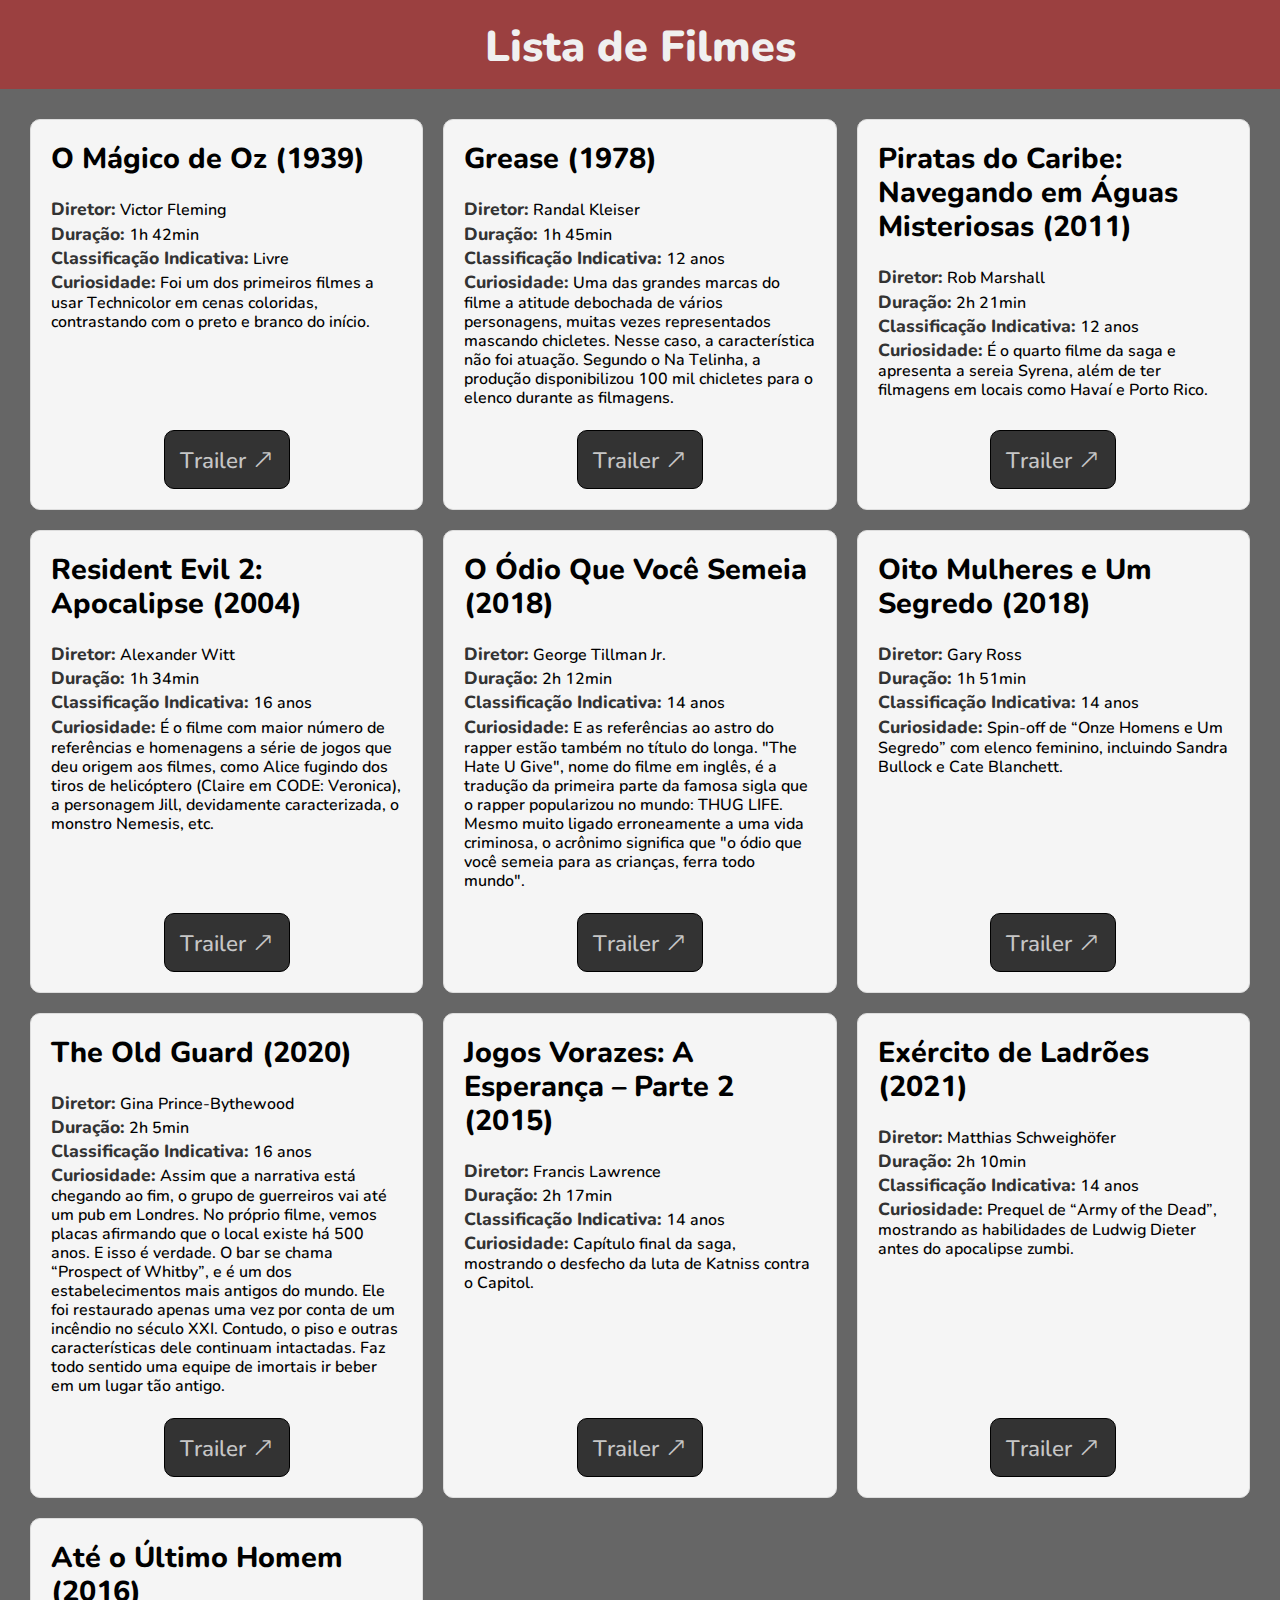
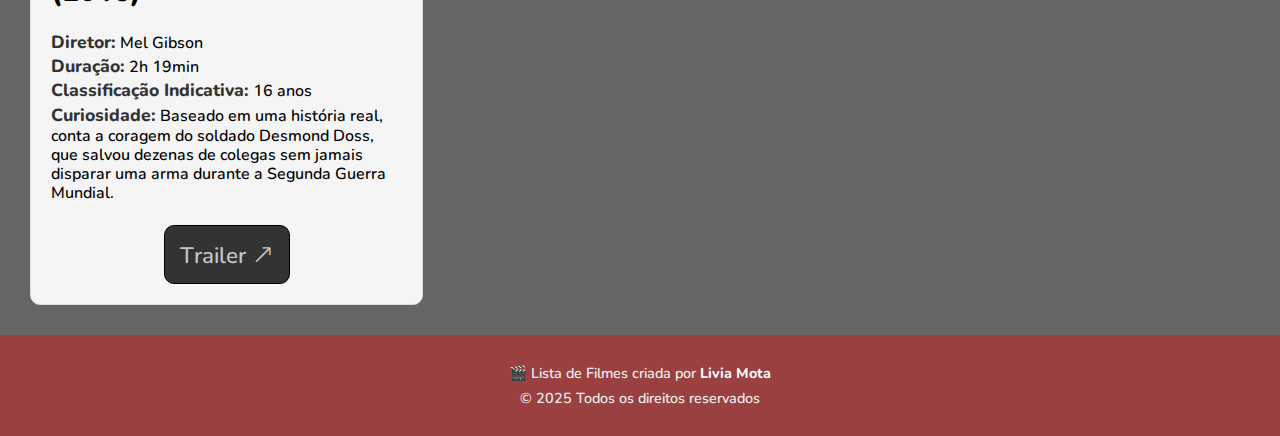
<file: Exercicio 1/movies.html>
<!DOCTYPE html>
<html lang="pt-br">
  <head>
    <meta charset="UTF-8">
    <meta name="viewport" content="width=device-width, initial-scale=1.0">
    <link rel="stylesheet" href="./style/style.css">
    <title>Lista de Filmes</title>
  </head>
  <body>
    <!-- Crie uma página HTML com uma lista de filmes que você mais gosta, liste ao menos 10 filmes (Título, Diretor, duração, classificação indicativa e uma curiosidade) -->
    <header>
      <h1>Lista de Filmes</h1>
    </header>
    <main>
      <section class="movies-container">
        <article class="movie-card">
          <h2 class="title">O Mágico de Oz (1939)</h2>
          <div>
            <p><strong>Diretor:</strong> Victor Fleming</p>
            <p><strong>Duração:</strong> 1h 42min</p>
            <p><strong>Classificação Indicativa:</strong> Livre</p>
            <p><strong>Curiosidade:</strong> Foi um dos primeiros filmes a usar Technicolor em cenas coloridas, contrastando com o preto e branco do início.</p>
          </div>

          <a href="https://youtu.be/njdreZRjvpc?si=M-zX8wSOLi_nD4k7" target="_blank">Trailer ↗</a>
        </article>
        
        <article class="movie-card">
          <h2 class="title">Grease (1978)</h2>
          <div>
            <p><strong>Diretor:</strong> Randal Kleiser</p>
            <p><strong>Duração:</strong> 1h 45min</p>
            <p><strong>Classificação Indicativa:</strong> 12 anos</p>
            <p><strong>Curiosidade:</strong> Uma das grandes marcas do filme a atitude debochada de vários personagens, muitas vezes representados mascando chicletes. Nesse caso, a característica não foi atuação. Segundo o Na Telinha, a produção disponibilizou 100 mil chicletes para o elenco durante as filmagens.</p>
          </div>

          <a href="https://www.youtube.com/watch?v=qDKo8DNpwOw" target="_blank">Trailer ↗</a>
        </article>
        
        <article class="movie-card">
          <h2 class="title">Piratas do Caribe: Navegando em Águas Misteriosas (2011)</h2>
          <div>
            <p><strong>Diretor:</strong> Rob Marshall</p>
            <p><strong>Duração:</strong> 2h 21min</p>
            <p><strong>Classificação Indicativa:</strong> 12 anos</p>
            <p><strong>Curiosidade:</strong> É o quarto filme da saga e apresenta a sereia Syrena, além de ter filmagens em locais como Havaí e Porto Rico.</p>
          </div>

          <a href="https://www.youtube.com/watch?v=4aurNy7aBeI" target="_blank">Trailer ↗</a>
        </article>
        
        <article class="movie-card">
          <h2 class="title">Resident Evil 2: Apocalipse (2004)</h2>
          <div>
            <p><strong>Diretor:</strong> Alexander Witt</p>
            <p><strong>Duração:</strong> 1h 34min</p>
            <p><strong>Classificação Indicativa:</strong> 16 anos</p>
            <p><strong>Curiosidade:</strong> É o filme com maior número de referências e homenagens a série de jogos que deu origem aos filmes, como Alice fugindo dos tiros de helicóptero (Claire em CODE: Veronica), a personagem Jill, devidamente caracterizada, o monstro Nemesis, etc.</p>
          </div>

          <a href="https://www.youtube.com/watch?v=nzF3yoF7N_E" target="_blank">Trailer ↗</a>
        </article>
        
        <article class="movie-card">
          <h2 class="title">O Ódio Que Você Semeia (2018)</h2>
          <div>
            <p><strong>Diretor:</strong> George Tillman Jr.</p>
            <p><strong>Duração:</strong> 2h 12min</p>
            <p><strong>Classificação Indicativa:</strong> 14 anos</p>
            <p><strong>Curiosidade:</strong> E as referências ao astro do rapper estão também no título do longa. "The Hate U Give", nome do filme em inglês, é a tradução da primeira parte da famosa sigla que o rapper popularizou no mundo: THUG LIFE. Mesmo muito ligado erroneamente a uma vida criminosa, o acrônimo significa que "o ódio que você semeia para as crianças, ferra todo mundo".</p>
          </div>

          <a href="https://www.youtube.com/watch?v=pI1hzqliZgQ" target="_blank">Trailer ↗</a>
        </article>
        
        <article class="movie-card">
          <h2 class="title">Oito Mulheres e Um Segredo (2018)</h2>
          <div>
            <p><strong>Diretor:</strong> Gary Ross</p>
            <p><strong>Duração:</strong> 1h 51min</p>
            <p><strong>Classificação Indicativa:</strong> 14 anos</p>
            <p><strong>Curiosidade:</strong> Spin-off de “Onze Homens e Um Segredo” com elenco feminino, incluindo Sandra Bullock e Cate Blanchett.</p>
          </div>

          <a href="https://www.youtube.com/watch?v=MFWF9dU5Zc0" target="_blank">Trailer ↗</a>
        </article>
        
        <article class="movie-card">
          <h2 class="title">The Old Guard (2020)</h2>
          <div>
            <p><strong>Diretor:</strong> Gina Prince-Bythewood</p>
            <p><strong>Duração:</strong> 2h 5min</p>
            <p><strong>Classificação Indicativa:</strong> 16 anos</p>
            <p><strong>Curiosidade:</strong> Assim que a narrativa está chegando ao fim, o grupo de guerreiros vai até um pub em Londres. No próprio filme, vemos placas afirmando que o local existe há 500 anos. E isso é verdade. O bar se chama “Prospect of Whitby”, e é um dos estabelecimentos mais antigos do mundo.
            Ele foi restaurado apenas uma vez por conta de um incêndio no século XXI. Contudo, o piso e outras características dele continuam intactadas. Faz todo sentido uma equipe de imortais ir beber em um lugar tão antigo.</p>
          </div>

          <a href="https://www.youtube.com/watch?v=Vm11TQppG8s" target="_blank">Trailer ↗</a>
        </article>
        
        <article class="movie-card">
          <h2 class="title">Jogos Vorazes: A Esperança – Parte 2 (2015)</h2>
          <div>
            <p><strong>Diretor:</strong> Francis Lawrence</p>
            <p><strong>Duração:</strong> 2h 17min</p>
            <p><strong>Classificação Indicativa:</strong> 14 anos</p>
            <p><strong>Curiosidade:</strong> Capítulo final da saga, mostrando o desfecho da luta de Katniss contra o Capitol.</p>
          </div>

          <a href="https://www.youtube.com/watch?v=vaPZvcqWsyc" target="_blank">Trailer ↗</a>
        </article>
        
        <article class="movie-card">
          <h2 class="title">Exército de Ladrões (2021)</h2>
          <div>
            <p><strong>Diretor:</strong> Matthias Schweighöfer</p>
            <p><strong>Duração:</strong> 2h 10min</p>
            <p><strong>Classificação Indicativa:</strong> 14 anos</p>
            <p><strong>Curiosidade:</strong> Prequel de “Army of the Dead”, mostrando as habilidades de Ludwig Dieter antes do apocalipse zumbi.</p>
          </div>

          <a href="https://www.youtube.com/watch?v=6h2lXz6V6uE" target="_blank">Trailer ↗</a>
        </article>
        
        <article class="movie-card">
          <h2 class="title">Até o Último Homem (2016)</h2>
          <div> 
            <p><strong>Diretor:</strong> Mel Gibson</p>
            <p><strong>Duração:</strong> 2h 19min</p>
            <p><strong>Classificação Indicativa:</strong> 16 anos</p>
            <p><strong>Curiosidade:</strong> Baseado em uma história real, conta a coragem do soldado Desmond Doss, que salvou dezenas de colegas sem jamais disparar uma arma durante a Segunda Guerra Mundial.</p>
          </div>

          <a href="https://www.youtube.com/watch?v=4Zq2z5q8Z6s" target="_blank">Trailer ↗</a>
        </article>
      </section>
    </main>
    <footer>
      <p>🎬 Lista de Filmes criada por <strong>Livia Mota</strong></p>
      <p>&copy; 2025 Todos os direitos reservados</p>
    </footer>
  </body>
</html>
</file>
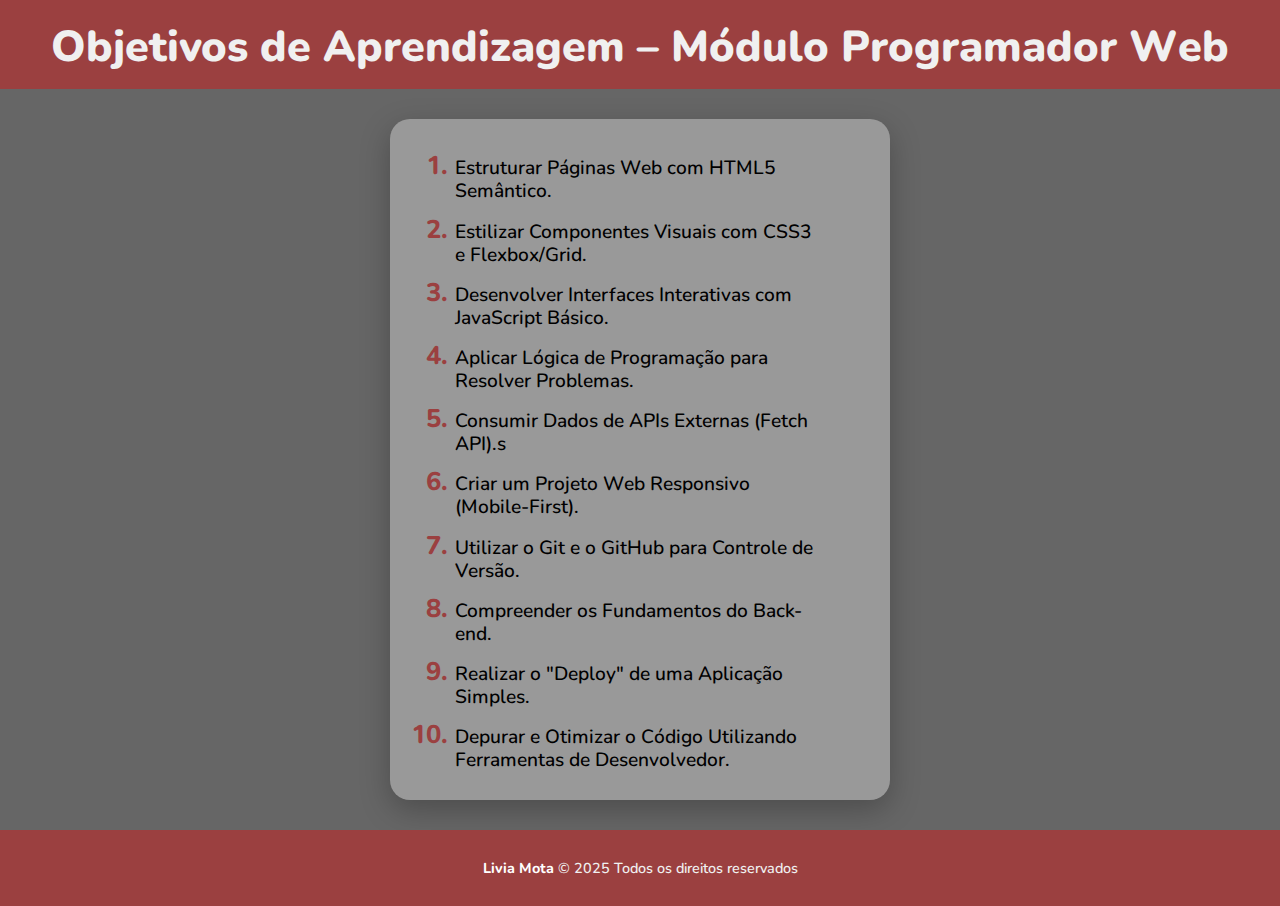
<file: Exercicio 2/objetivos.html>
<!DOCTYPE html>
<html lang="pt-br">
  <head>
    <meta charset="UTF-8">
    <meta name="viewport" content="width=device-width, initial-scale=1.0">
    <link rel="stylesheet" href="./style/style.css">
    <title>10 Objetivos de Aprendizado</title>
  </head>
  <body>
    <!-- Crie uma página HTML com 10 objetivos de aprendizado neste módulo. -->
    <header>
      <h1>Objetivos de Aprendizagem – Módulo Programador Web</h1>
    </header>
    <main>
        <div class="list-container">
          <ol>
            <li>Estruturar Páginas Web com HTML5 Semântico.</li>
            <li>Estilizar Componentes Visuais com CSS3 e Flexbox/Grid.</li>
            <li>Desenvolver Interfaces Interativas com JavaScript Básico.</li>
            <li>Aplicar Lógica de Programação para Resolver Problemas.</li>
            <li>Consumir Dados de APIs Externas (Fetch API).s</li>
            <li>Criar um Projeto Web Responsivo (Mobile-First).</li>
            <li>Utilizar o Git e o GitHub para Controle de Versão.</li>
            <li>Compreender os Fundamentos do Back-end.</li>
            <li>Realizar o "Deploy" de uma Aplicação Simples.</li>
            <li>Depurar e Otimizar o Código Utilizando Ferramentas de Desenvolvedor.</li>
          </ol>
        </div>
    </main>
    <footer>
      <p><strong>Livia Mota</strong> &copy; 2025 Todos os direitos reservados</p>
    </footer>
  </body>
</html>
</file>
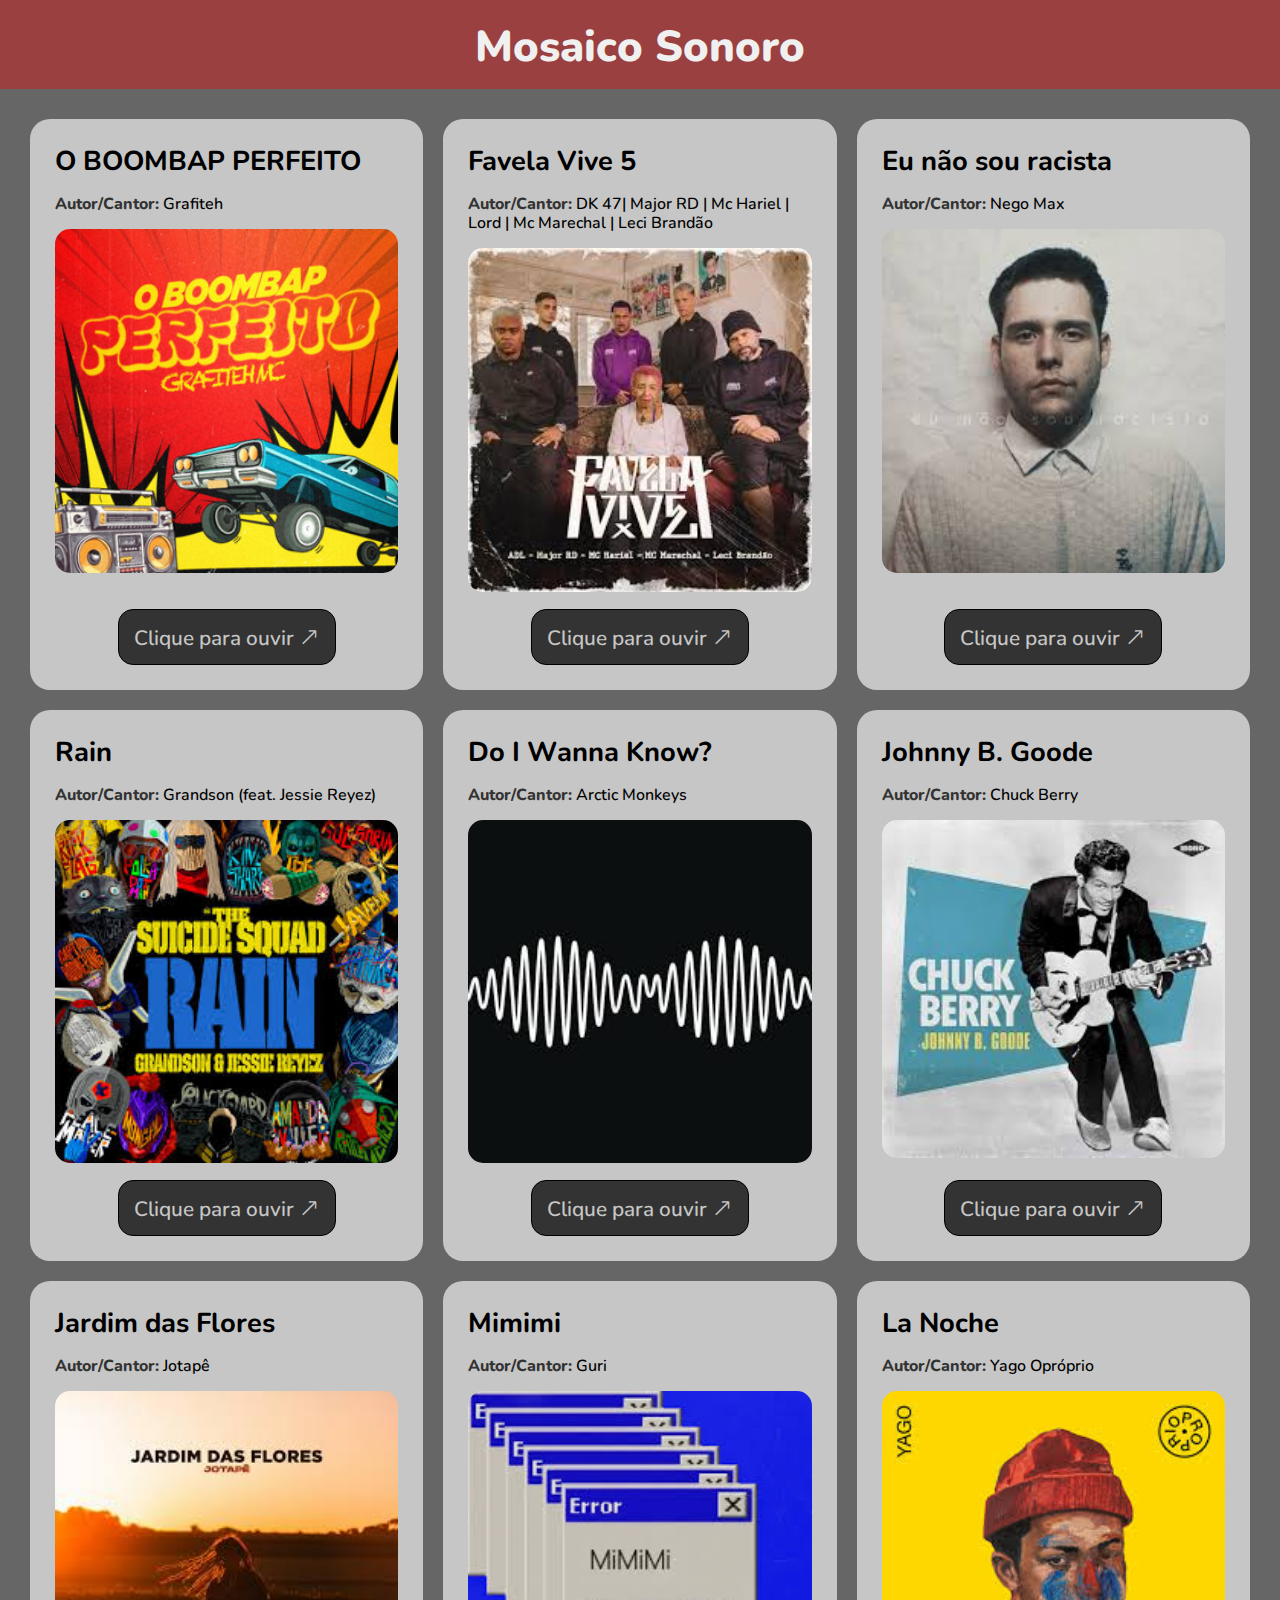
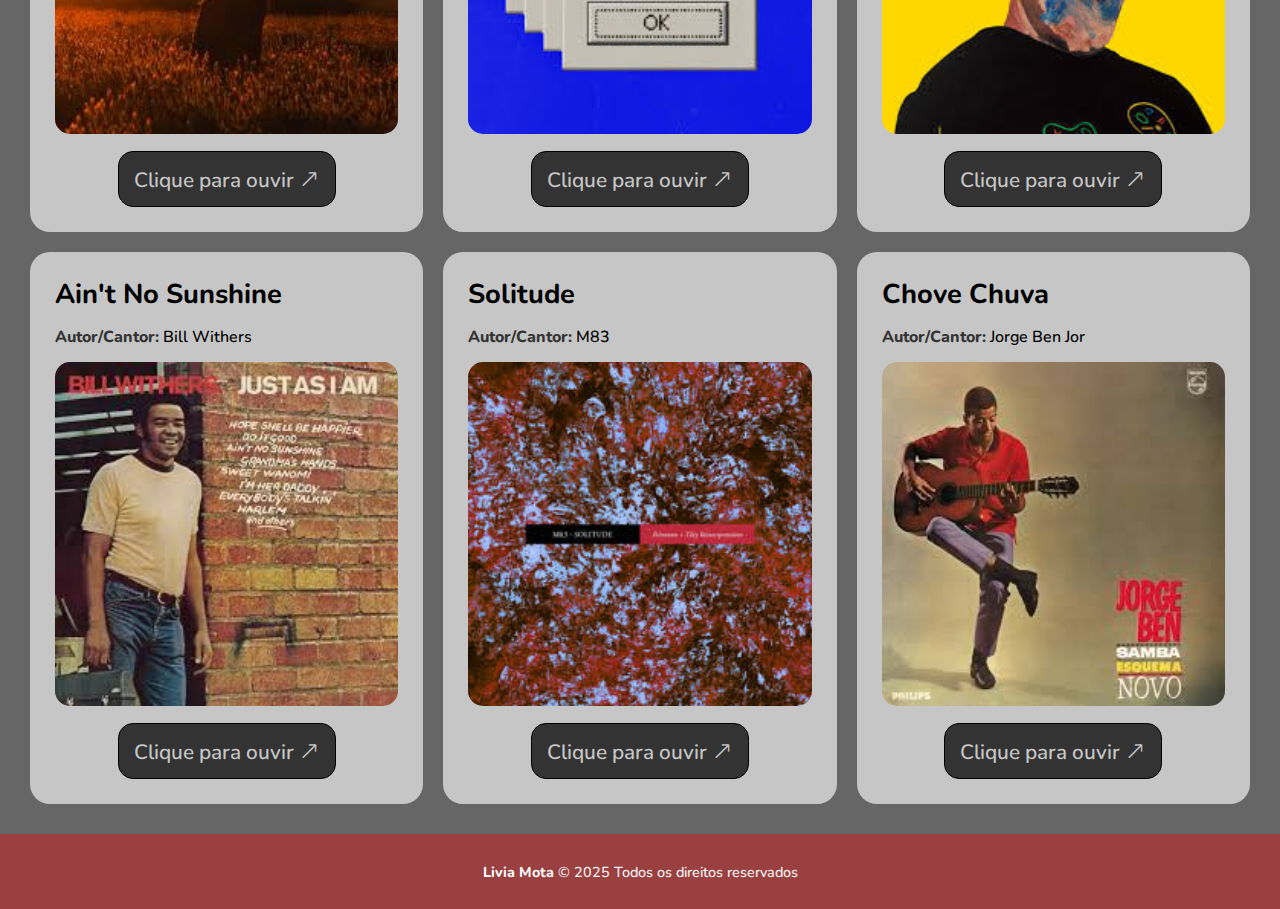
<file: Exercicio 3/music.html>
<!DOCTYPE html>
<html lang="pt-br">
  <head>
    <meta charset="UTF-8">
    <meta name="viewport" content="width=device-width, initial-scale=1.0">
    <link rel="stylesheet" href="./style/style.css">
    <title>Mosaico Sonoro</title>
  </head>
  <body>
    <!-- Crie uma página HTML com 10 músicas, contendo título, autor, cantor, a imagem do álbum e o link para ouvir a música. -->
    <header>
      <h1>Mosaico Sonoro</h1>
    </header>
    <main>
      <section class="music-container">
        <article class="music-card">
          <h2>O BOOMBAP PERFEITO</h2>
          <p><strong>Autor/Cantor:</strong> Grafiteh</p>
          <img src="./assets/cover-boombapPerfeito.jpeg" alt="Capa da Música O BOOMBAP PERFEITO do Grafiteh">
          <a href="https://youtu.be/VpDvjftqeQA?si=nKUfhGXyvTbtDESH" target="_blank">Clique para ouvir ↗</a>
        </article>
        
        <article class="music-card">
          <h2>Favela Vive 5</h2>
          <p><strong>Autor/Cantor:</strong> DK 47| Major RD | Mc Hariel | Lord | Mc Marechal | Leci Brandão</p>
          <img src="./assets/cover-favela5.jpeg" alt="Capa da Música Favela Vive 5 - ADL (part. Major RD, MC Hariel, MC Marechal e Leci Brandão)">
          <a href="https://youtu.be/R_4Clufmtq8?si=P9q0iAM49MMYPdqj" target="_blank">Clique para ouvir ↗</a>
        </article>
        
        <article class="music-card">
          <h2>Eu não sou racista</h2>
          <p><strong>Autor/Cantor:</strong> Nego Max</p>
          <img src="./assets/cover-euNaoSouRacista.jpeg" alt="Capa da Música Eu não sou Racista do Nego Max">
          <a href="https://youtu.be/v2DCHWp2XyA?si=oeqamDN-2IEm3TxH" target="_blank">Clique para ouvir ↗</a>
        </article>
        
        <article class="music-card">
          <h2>Rain</h2>
          <p><strong>Autor/Cantor:</strong> Grandson (feat. Jessie Reyez)</p>
          <img src="./assets/cover-rain.jpeg" alt="Capa da Música Rain feita por Grandson e Jessie Reyez">
          <a href="https://youtu.be/1fzpQzuA7UE?si=2MfvgJ7jKjrCFQP3" target="_blank">Clique para ouvir ↗</a>
        </article>
        
        <article class="music-card">
          <h2>Do I Wanna Know?</h2>
          <p><strong>Autor/Cantor:</strong> Arctic Monkeys</p>
          <img src="./assets/cover-doIWannaKnow.jpeg" alt="Capa da Música Do I Wanna Know? do Arctic Monkeys">
          <a href="https://youtu.be/bpOSxM0rNPM?si=cDD1BR6HdeKI9hY8" target="_blank">Clique para ouvir ↗</a>
        </article>
        
        <article class="music-card">
          <h2>Johnny B. Goode</h2>
          <p><strong>Autor/Cantor:</strong> Chuck Berry</p>
          <img src="./assets/cover-Johnny-B.-Goode.jpeg" alt="Capa da Música Johnny B. Goode do Chuck Berry">
          <a href="https://youtu.be/Y-9Y4CCIWnM?si=xm0sTl__dn4ZkPft" target="_blank">Clique para ouvir ↗</a>
        </article>
        
        <article class="music-card">
          <h2>Jardim das Flores</h2>
          <p><strong>Autor/Cantor:</strong> Jotapê</p>
          <img src="./assets/cover-jardimDasFlores.jpeg" alt="Capa da Música Jardim das Flores do Jotapê">
          <a href="https://youtu.be/Ol_t-hgXrv0?si=HgwTly00fytASTWL" target="_blank">Clique para ouvir ↗</a>
        </article>
        
        <article class="music-card">
          <h2>Mimimi</h2>
          <p><strong>Autor/Cantor:</strong> Guri</p>
          <img src="./assets/cover-mimimi.jpeg" alt="Capa da Música MIMIMI do Guri">
          <a href="https://youtu.be/7BTpKsFlBm8?si=XH8SThRX_vGRLIN1" target="_blank">Clique para ouvir ↗</a>
        </article>
        
        <article class="music-card">
          <h2>La Noche</h2>
          <p><strong>Autor/Cantor:</strong> Yago Opróprio</p>
          <img src="./assets/cover-laNoche.jpeg" alt="Capa da Música La Noche do Yago Opróprio">
          <a href="https://youtu.be/evwMiEh2u8Y?si=6nb-hbd0y8glc_Eh" target="_blank">Clique para ouvir ↗</a>
        </article>
        
        <article class="music-card">
          <h2>Ain't No Sunshine</h2>
          <p><strong>Autor/Cantor:</strong> Bill Withers</p>
          <img src="./assets/cover-Ain't-NoSunshine.jpeg" alt="Capa da Música Ain't No Sunshine do Bill Withers">
          <a href="https://youtu.be/YuKfiH0Scao?si=eoRRP77NBGRFpquf" target="_blank">Clique para ouvir ↗</a>
        </article>
        
        <article class="music-card">
          <h2>Solitude</h2>
          <p><strong>Autor/Cantor:</strong> M83</p>
          <img src="./assets/cover-solitude.jpeg" alt="Capa da Música Solitude do M83">
          <a href="https://youtu.be/_p2NvO6KrBs?si=XDbVS1By5TuLOln8" target="_blank">Clique para ouvir ↗</a>
        </article>
        
        <article class="music-card">
          <h2>Chove Chuva</h2>
          <p><strong>Autor/Cantor:</strong> Jorge Ben Jor</p>
          <img src="./assets/cover-choveChuva.jpeg" alt="Capa da Música Chove Chuva do Jorge Ben Jor">
          <a href="https://youtu.be/Ubol9NyLWZc?si=jbvmKpI0X6oWbOl9" target="_blank">Clique para ouvir ↗</a>
        </article>
      </section>
    </main>
    <footer>
      <p><strong>Livia Mota</strong> &copy; 2025 Todos os direitos reservados</p>
    </footer>
  </body>
</html>
</file>
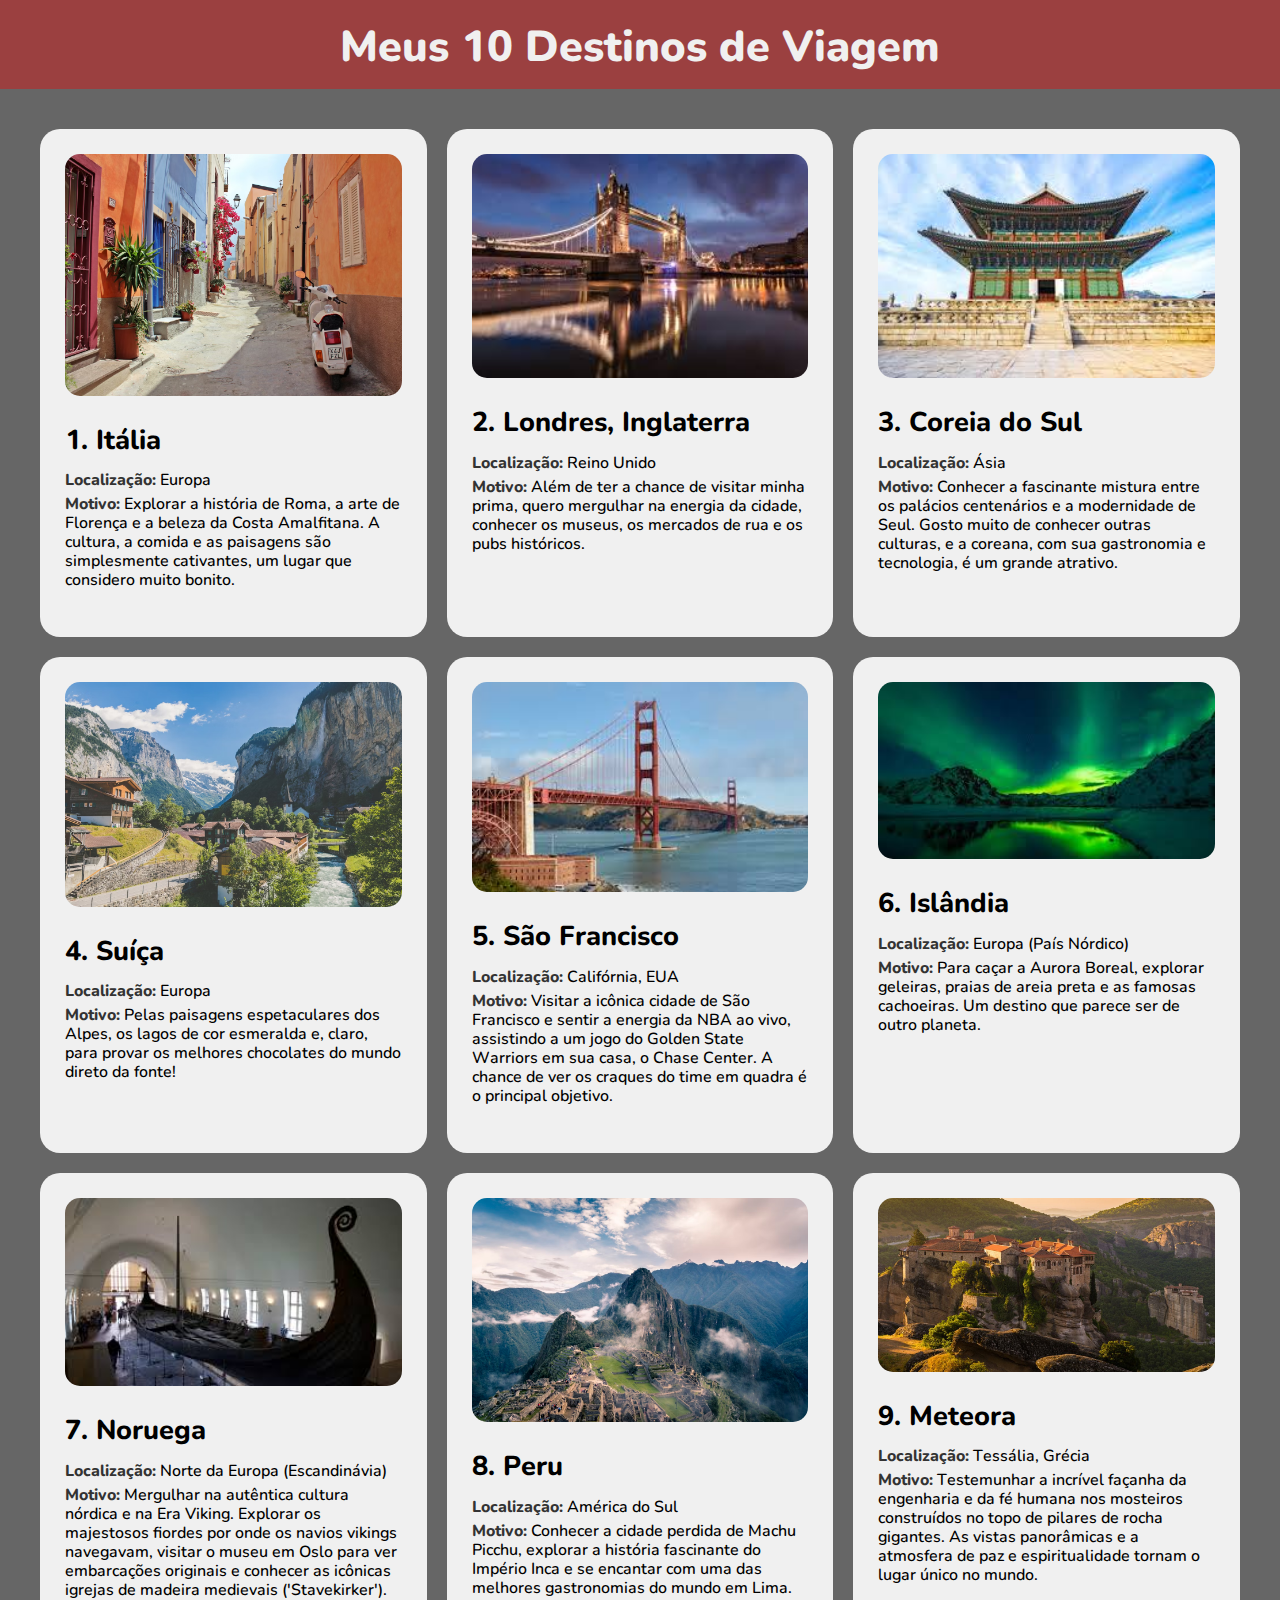
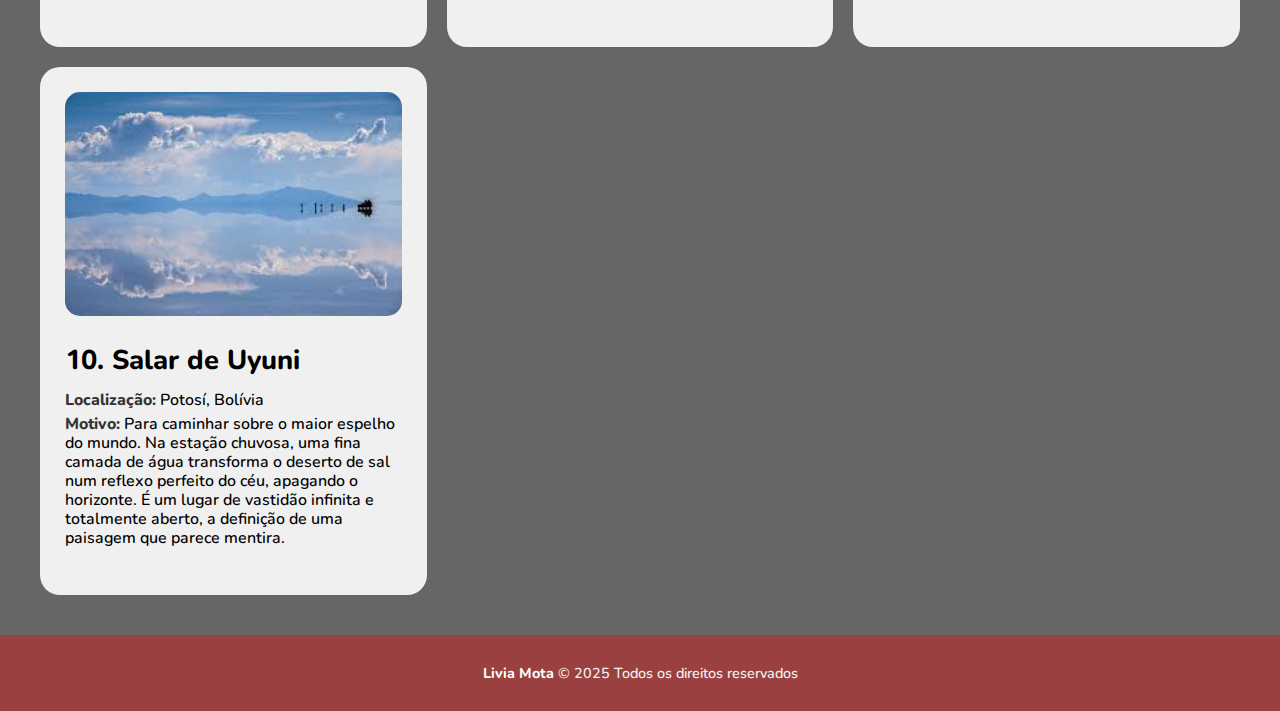
<file: Exercicio 4/places.html>
<!DOCTYPE html>
<html lang="pt-br">
  <head>
    <meta charset="UTF-8">
    <meta name="viewport" content="width=device-width, initial-scale=1.0">
    <link rel="stylesheet" href="./style/style.css">
    <title>Viagens</title>
  </head>
  <body>
    <!-- Crie uma página contendo 10 lugares que você gostaria de viajar, cada local precisa conter, localização, foto e motivo. -->
    <header>
      <h1>Meus 10 Destinos de Viagem</h1>
    </header>
    <main>
      <section class="trip-container">
        <article class="trip-card">
          <img src="./assets/italia.avif" alt="Vista da Costa Amalfitana na Itália"">
          <div>
            <h2>1. Itália</h2>
            <p><strong>Localização:</strong> Europa</p>
            <p><strong>Motivo:</strong> Explorar a história de Roma, a arte de Florença e a beleza da Costa Amalfitana. A cultura, a comida e as paisagens são simplesmente cativantes, um lugar que considero muito bonito.</p>
          </div>
        </article>

        <article class="trip-card">
          <img src="./assets/tower-brigde.jpeg" alt="Tower Bridge em Londres">
          <div>
            <h2>2. Londres, Inglaterra</h2>
            <p><strong>Localização:</strong> Reino Unido</p>
            <p><strong>Motivo:</strong> Além de ter a chance de visitar minha prima, quero mergulhar na energia da cidade, conhecer os museus, os mercados de rua e os pubs históricos.</p>
          </div>
        </article>
        
        <article class="trip-card">
          <img src="./assets/seul.jpeg" alt="Palácio Gyeongbokgung em Seul">
          <div>
            <h2>3. Coreia do Sul</h2>
            <p><strong>Localização:</strong> Ásia</p>
            <p><strong>Motivo:</strong> Conhecer a fascinante mistura entre os palácios centenários e a modernidade de Seul. Gosto muito de conhecer outras culturas, e a coreana, com sua gastronomia e tecnologia, é um grande atrativo.</p>
          </div>
        </article>
        
        <article class="trip-card">
          <img src="./assets/suiça.avif" alt="Vila pitoresca nos Alpes Suíços">
          <div>
            <h2>4. Suíça</h2>
            <p><strong>Localização:</strong> Europa</p>
            <p><strong>Motivo:</strong> Pelas paisagens espetaculares dos Alpes, os lagos de cor esmeralda e, claro, para provar os melhores chocolates do mundo direto da fonte!</p>
          </div>
        </article>
        
        <article class="trip-card">
          <img src="./assets/golden-gate.jpeg" alt="Golden Gate São Francisco">
          <div>
            <h2>5. São Francisco</h2>
            <p><strong>Localização:</strong> Califórnia, EUA</p>
            <p><strong>Motivo:</strong> Visitar a icônica cidade de São Francisco e sentir a energia da NBA ao vivo, assistindo a um jogo do Golden State Warriors em sua casa, o Chase Center. A chance de ver os craques do time em quadra é o principal objetivo.</p>
          </div>
        </article>
        
        <article class="trip-card">
          <img src="./assets/islandia.jpeg" alt="Aurora Boreal na Islândia">
          <div>
            <h2>6. Islândia</h2>
            <p><strong>Localização:</strong> Europa (País Nórdico)</p>
            <p><strong>Motivo:</strong> Para caçar a Aurora Boreal, explorar geleiras, praias de areia preta e as famosas cachoeiras. Um destino que parece ser de outro planeta.</p>
          </div>
        </article>
        
        <article class="trip-card">
          <img src="./assets/oslo.jpeg" alt="Navios Vikings originais no museu em Oslo, Noruega">
          <div>
            <h2>7. Noruega</h2>
            <p><strong>Localização:</strong> Norte da Europa (Escandinávia)</p>
            <p><strong>Motivo:</strong> Mergulhar na autêntica cultura nórdica e na Era Viking. Explorar os majestosos fiordes por onde os navios vikings navegavam, visitar o museu em Oslo para ver embarcações originais e conhecer as icônicas igrejas de madeira medievais ('Stavekirker').</p>
          </div>
        </article>
        
        <article class="trip-card">
          <img src="./assets/peru.avif" alt="A cidade antiga de Machu Picchu no Peru">
          <div>
            <h2>8. Peru</h2>
            <p><strong>Localização:</strong> América do Sul</p>
            <p><strong>Motivo:</strong> Conhecer a cidade perdida de Machu Picchu, explorar a história fascinante do Império Inca e se encantar com uma das melhores gastronomias do mundo em Lima.</p>
          </div>
        </article>
        
        <article class="trip-card">
          <img src="./assets/grecia.jpg" alt="Mosteiros suspensos nos pilares de rocha de Meteora, Grécia">
          <div>
            <h2>9. Meteora</h2>
            <p><strong>Localização:</strong> Tessália, Grécia</p>
            <p><strong>Motivo:</strong> Testemunhar a incrível façanha da engenharia e da fé humana nos mosteiros construídos no topo de pilares de rocha gigantes. As vistas panorâmicas e a atmosfera de paz e espiritualidade tornam o lugar único no mundo.</p>
          </div>
        </article>
        
        <article class="trip-card">
          <img src="./assets/bolivia.jpeg" alt="Pessoas caminhando sobre o Salar de Uyuni, com o céu perfeitamente refletido no chão de sal">
          <div>
            <h2>10. Salar de Uyuni</h2>
            <p><strong>Localização:</strong> Potosí, Bolívia</p>
            <p><strong>Motivo:</strong> Para caminhar sobre o maior espelho do mundo. Na estação chuvosa, uma fina camada de água transforma o deserto de sal num reflexo perfeito do céu, apagando o horizonte. É um lugar de vastidão infinita e totalmente aberto, a definição de uma paisagem que parece mentira.</p>
          </div>
        </article>
      </section>
    </main>
    <footer>
      <p><strong>Livia Mota</strong> &copy; 2025 Todos os direitos reservados</p>
    </footer>
  </body>
</html>
</file>
<file: Exercicio 1/style/style.css>
@import url('https://fonts.googleapis.com/css2?family=Chiron+GoRound+TC:wght@200..900&display=swap');

* {
  margin: 0;
  padding: 0;
  box-sizing: border-box;
}

body {
  background-color: #666666;
  font-family: "Chiron GoRound TC", sans-serif;
}

/* Header */
header {
  background-color: #9b4040;
  
  display: flex;
  flex-wrap: wrap;
  justify-content: center;
  
  padding: 1.2rem;
}

header > h1 {
  font-weight: 800;
  font-size: 2.7rem;
  color: #F0F0F0;
}

/* Main */
.movies-container {
  display: grid;
  grid-template-columns: repeat(auto-fit, minmax(300px, 1fr));
  gap: 20px;

  padding: 30px;
}

.movie-card {
  background-color: #F5F5F5;
  border: 1px solid #ddd;
  padding: 20px;
  border-radius: 10px;

  display: flex;
  flex-direction: column;

  transition: all 0.2s ease;
}

.movie-card:hover {
  transform: scale(1.05);
}

.title {
  font-size: 1.8rem;
  color: #000000;
}

.movie-card div {
  display: flex;
  flex-direction: column;
  gap: 0.2rem;

  margin: 1.5rem auto;
}

.movie-card div p strong {
  font-size: 1.1rem;
  color: #333333;
}

.movie-card > a {
  font-size: 1.4rem;
  color: #C6C6C6;
  text-decoration: none;
  text-align: center;

  background-color: #333333;
  border: 1px solid #000;
  border-radius: 10px;
  padding: 15px;

  display: flex;
  justify-content: center;
  
  margin-top: auto;
  align-self: center;

  transition: all 0.2s ease;
}

.movie-card > a:hover {
  background-color: #555555;
  transform: scale(1.05);
}

/* Footer */
footer {
  background-color: rgb(155, 64, 64);

  display: flex;
  flex-direction: column;
  align-items: center;

  padding: 25px 15px;
}

footer > p {
  color: #F0F0F0;
  font-size: 0.9rem;
  line-height: 1.6rem;
}

footer strong {
  font-weight: 600;
  color: #ffffff;
}
</file>
<file: Exercicio 2/style/style.css>
@import url('https://fonts.googleapis.com/css2?family=Chiron+GoRound+TC:wght@200..900&display=swap');

* {
  margin: 0;
  padding: 0;
  box-sizing: border-box;
}

body {
  display: flex;
  flex-direction: column;
  min-height: 100vh;

  background-color: #666666;
  font-family: "Chiron GoRound TC", sans-serif;
}

/* Header */
header {
  background-color: rgb(155, 64, 64);
  
  display: flex;
  flex-wrap: wrap;
  justify-content: center;
  
  padding: 1.2rem;
}

header > h1 {
  font-weight: 800;
  font-size: 2.7rem;
  color: #F0F0F0;
}

/* Main */
main {
  flex: 1;

  display: flex;
  justify-content: center;
}

.list-container {
  border-radius: 20px;
  background-color: #999999;
  
  width: 500px;
  margin: 30px;
  padding: 30px 65px;
  
  box-shadow: 0px 10px 30px rgba(0, 0, 0, 0.25);
}

ol {
  display: flex;
  flex-direction: column;
  gap: 0.7rem;
}

li {
  color: #000000;
  font-size: 1.2rem;
}

li::marker {
  color: #9b4040;
  font-size: 1.6rem;
  font-weight: bold;
}

/* Footer */
footer {
  background-color: rgb(155, 64, 64);

  display: flex;
  justify-content: center;

  padding: 25px 15px;
}

footer > p {
  color: #F0F0F0;
  font-size: 0.9rem;
  line-height: 1.6rem;
}

footer strong {
  font-weight: 600;
  color: #ffffff;
}
</file>
<file: Exercicio 3/style/style.css>
@import url('https://fonts.googleapis.com/css2?family=Chiron+GoRound+TC:wght@200..900&display=swap');

* {
  margin: 0;
  padding: 0;
  box-sizing: border-box;
}

body {
  display: flex;
  flex-direction: column;
  min-height: 100vh;

  background-color: #666666;
  font-family: "Chiron GoRound TC", sans-serif;
}

/* Header */
header {
  background-color: rgb(155, 64, 64);
  
  display: flex;
  flex-wrap: wrap;
  justify-content: center;
  
  padding: 1.2rem;
}

header > h1 {
  font-weight: 800;
  font-size: 2.7rem;
  color: #F0F0F0;
}

/* Main */
main {
  flex: 1;
}

.music-container {
  display: grid;
  grid-template-columns: repeat(auto-fit, minmax(350px, 1fr));
  gap: 20px;

  padding: 30px;
}

.music-card {
  background-color: #C6C6C6;
  border-radius: 20px;

  display: flex;
  flex-direction: column;
  gap: 17px;

  padding: 25px;

  transition: all 0.5s ease;
}

.music-card:hover {
  transform: scale(1.05);
}

.music-card h2 {
  font-size: 1.7rem;
  font-weight: 600;
}

.music-card p > strong {
  font-size: 1.0rem;
  color: #333333;
}

.music-card img {
  border-radius: 15px;
}

.music-card a {
  text-decoration: none;
  font-size: 1.3rem;
  color: #C6C6C6;
  text-align: center;

  background-color: #333333;
  border: 1px solid #000;
  border-radius: 15px;
  padding: 15px;

  display: flex;
  justify-content: center;

  margin-top: auto;
  align-self: center;

  transition: all 0.3s ease-in-out;
}

.music-card a:hover {
  background-color: #555555;
  transform: scale(1.05);
}

/* Footer */
footer {
  background-color: rgb(155, 64, 64);

  display: flex;
  flex-direction: column;
  align-items: center;

  padding: 25px 15px;
}

footer > p {
  color: #F0F0F0;
  font-size: 0.9rem;
  line-height: 1.6rem;
}

footer strong {
  font-weight: 600;
  color: #ffffff;
}
</file>
<file: Exercicio 4/style/style.css>
@import url('https://fonts.googleapis.com/css2?family=Chiron+GoRound+TC:wght@200..900&display=swap');

* {
  margin: 0;
  padding: 0;
  box-sizing: border-box;
}

body {
  display: flex;
  flex-direction: column;
  min-height: 100vh;

  background-color: #666666;
  font-family: "Chiron GoRound TC", sans-serif;
}

/* Header */
header {
  background-color: rgb(155, 64, 64);
  
  display: flex;
  flex-wrap: wrap;
  justify-content: center;
  
  padding: 1.2rem;
}

header > h1 {
  font-weight: 800;
  font-size: 2.7rem;
  color: #F0F0F0;
}

/* Main */
main {
  flex: 1;
}

.trip-container {
  display: grid;
  grid-template-columns: repeat(auto-fit, minmax(300px, 1fr));
  gap: 20px;

  margin: 40px;
}

.trip-card {
  background-color: #F0F0F0;

  border-radius: 20px;
  padding: 25px;

  transition: all 0.3s ease-in-out;
}

.trip-card:hover {
  transform: scale(1.05);
}

.trip-card img {
  width: 100%;
  border-radius: 15px;
}

.trip-card div {
  display: flex;
  flex-direction: column;
  gap: 0.3rem;

  margin: 1.5rem 0;
}

.trip-card div h2 {
  font-size: 1.7rem;
  font-weight: 700;
  color: #000000;

  margin-bottom: 10px;
}

.trip-card div p strong {
  font: 1.1rem;
  color: #333333;
}

/* Footer */
footer {
  background-color: rgb(155, 64, 64);

  display: flex;
  flex-direction: column;
  align-items: center;

  padding: 25px 15px;
}

footer > p {
  color: #F0F0F0;
  font-size: 0.9rem;
  line-height: 1.6rem;
}

footer strong {
  font-weight: 600;
  color: #ffffff;
}
</file>
